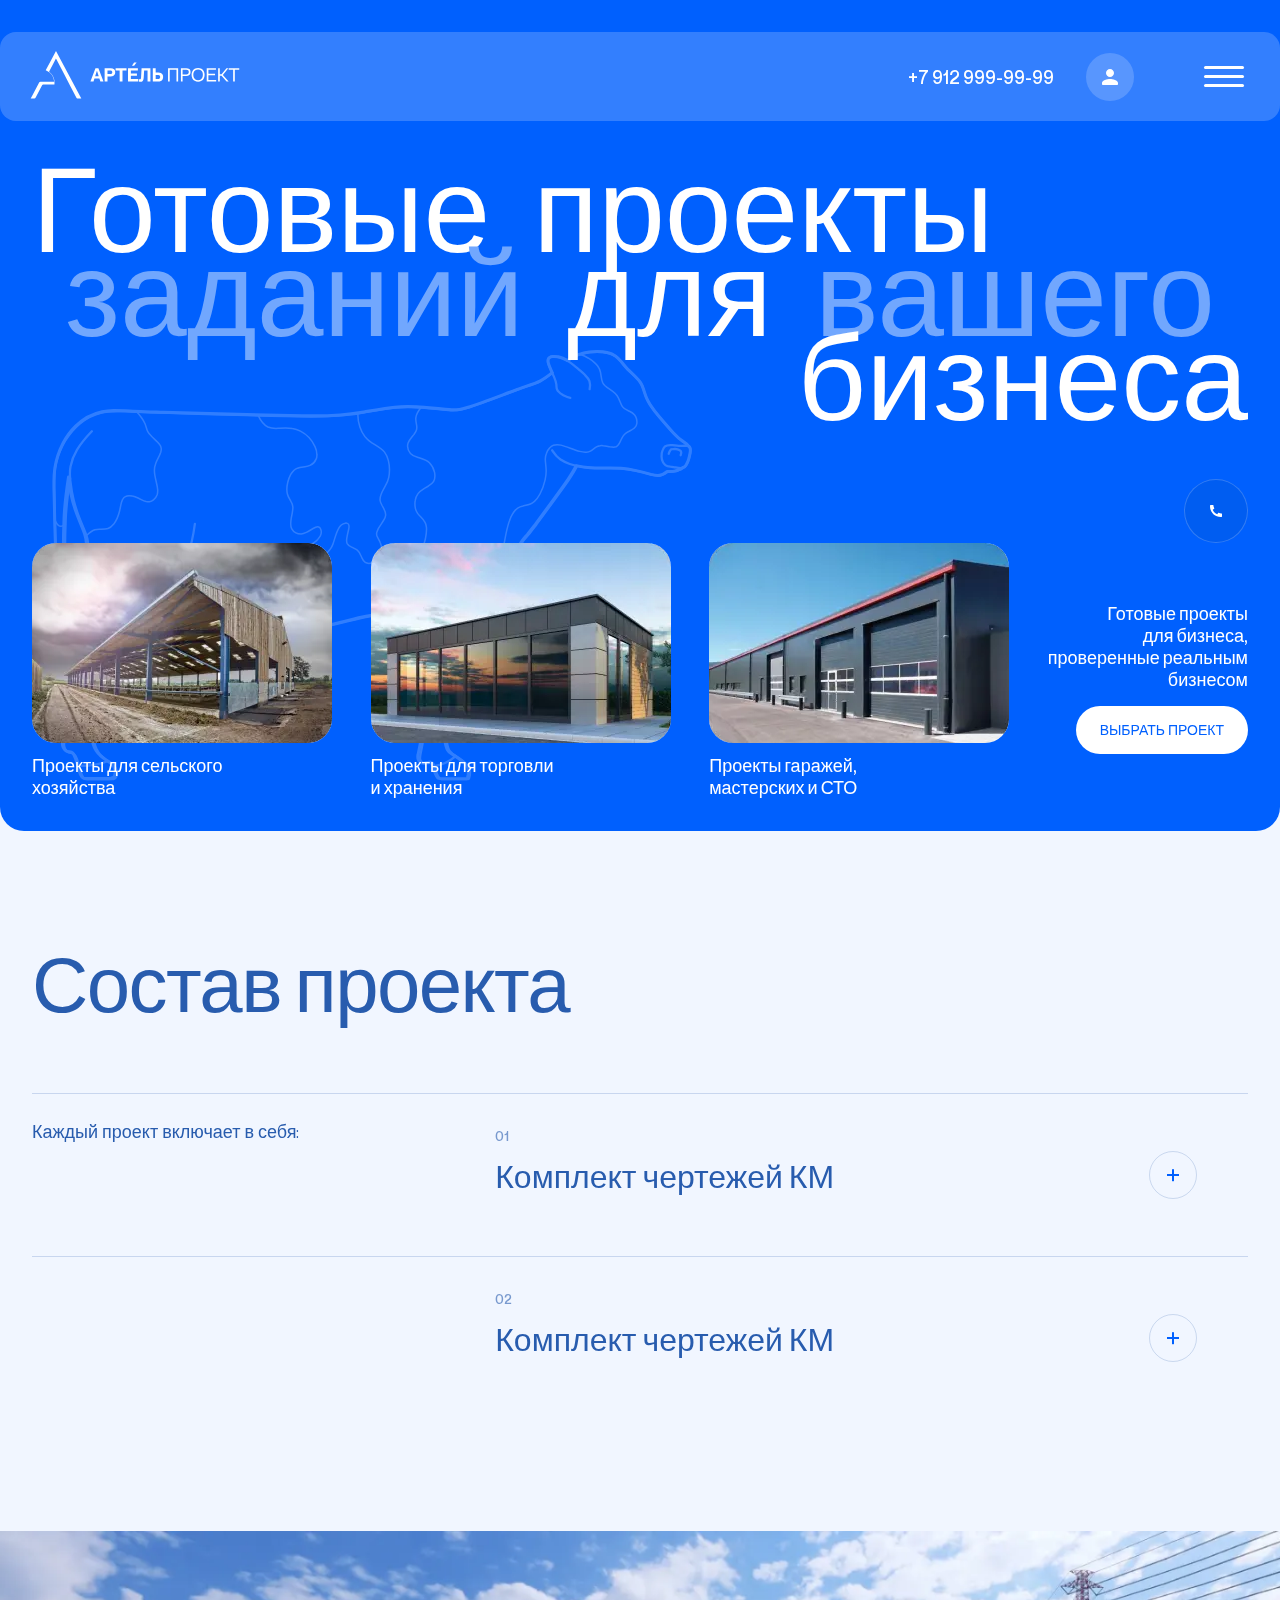
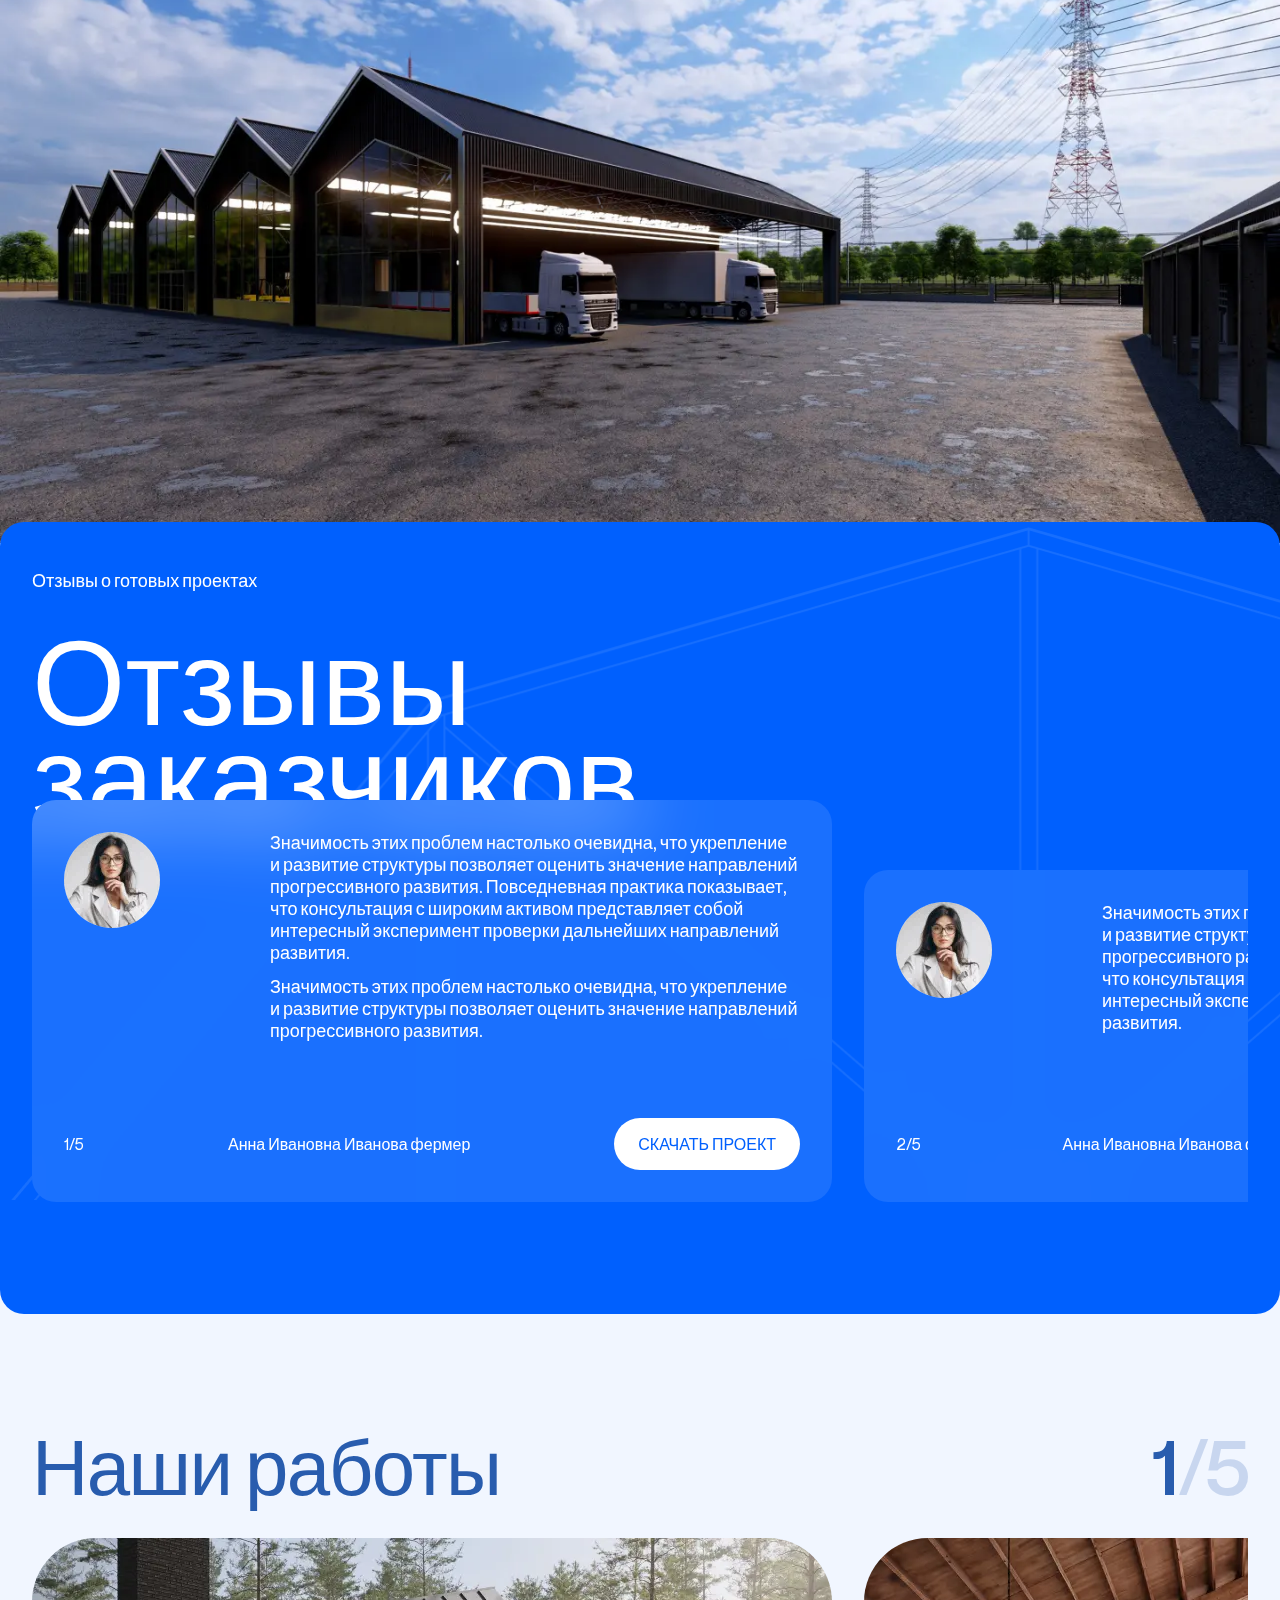
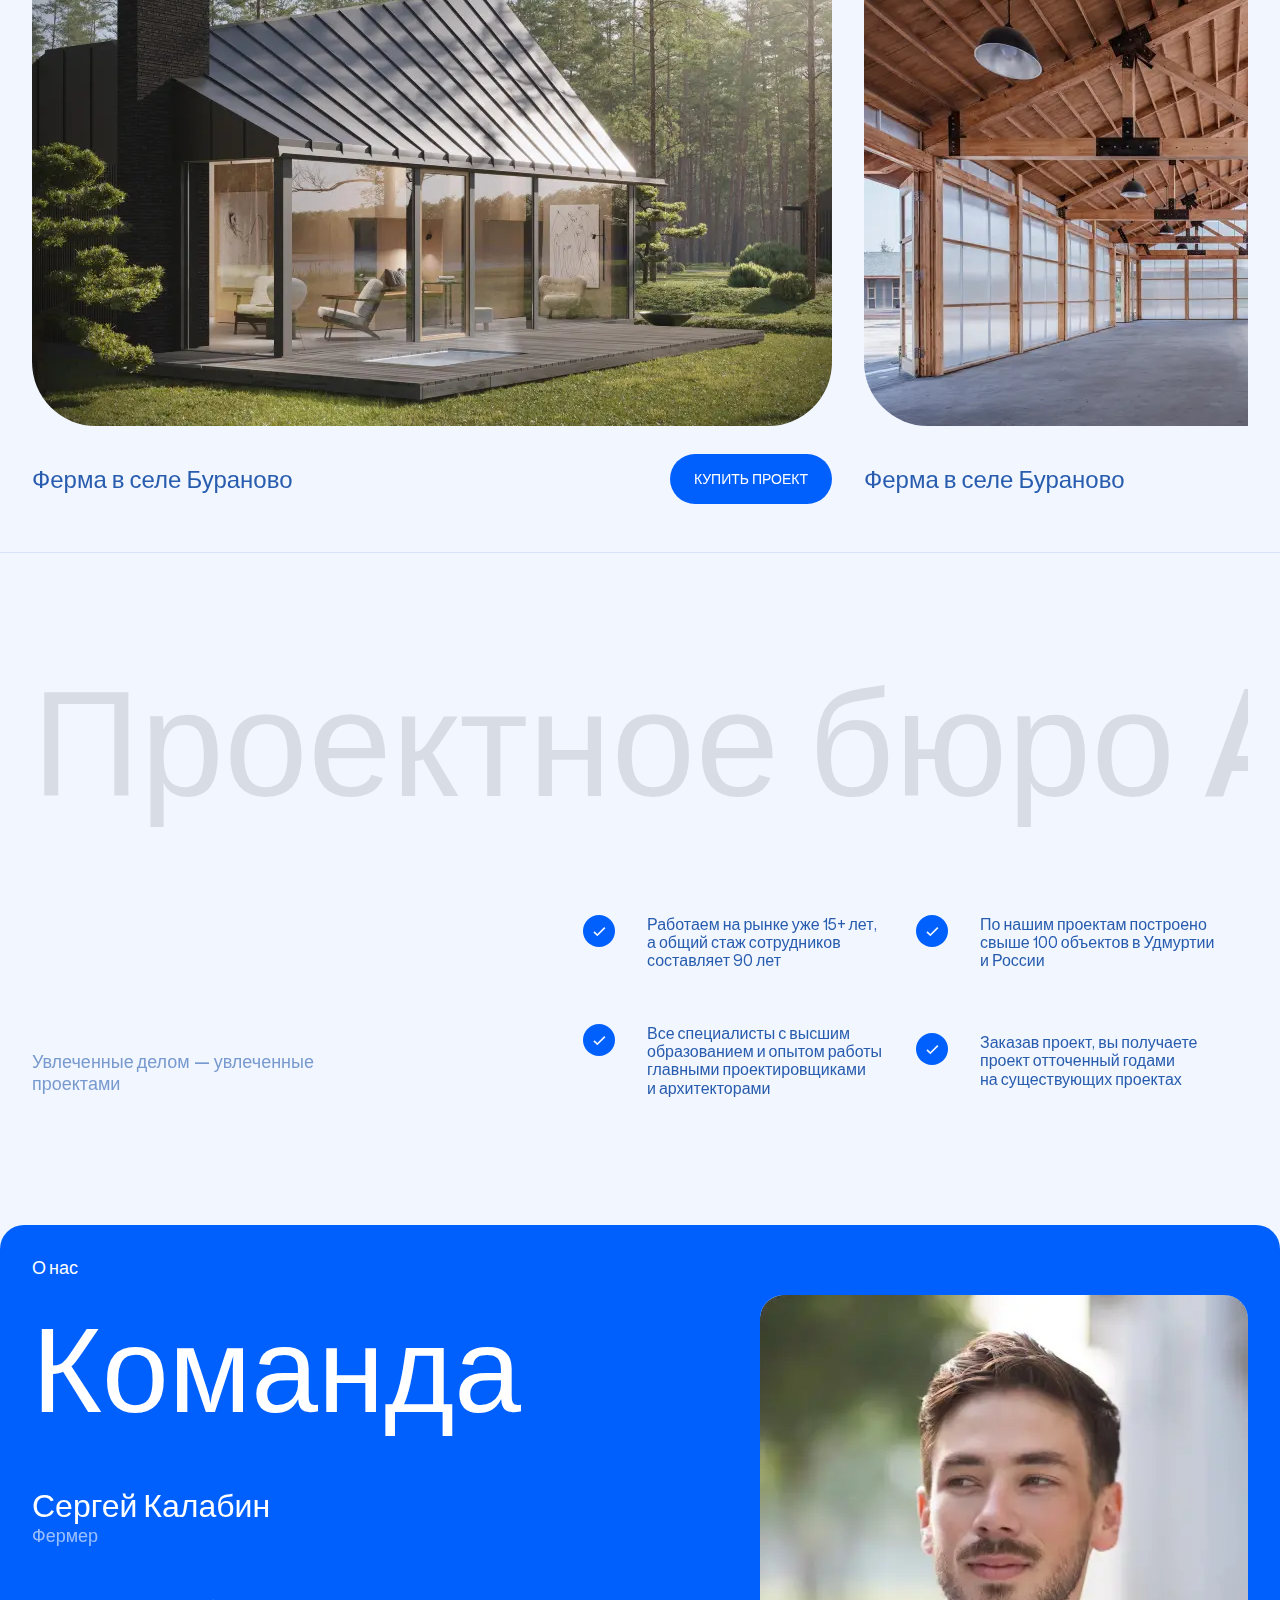
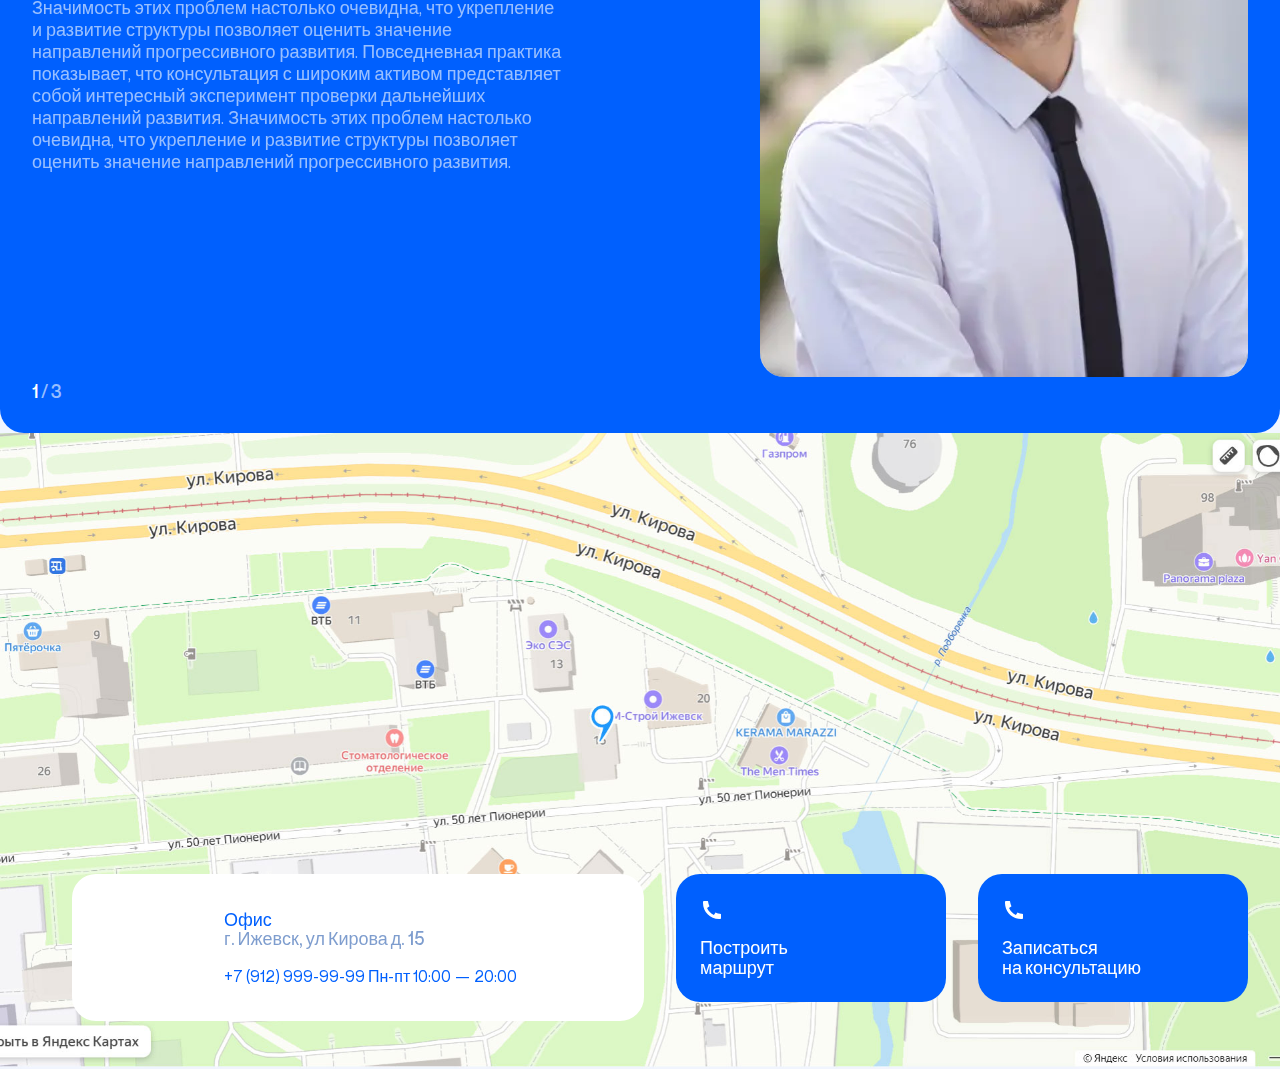
<file: index.html>
<!DOCTYPE html><html lang="ru"><head>    <meta charset="UTF-8">    <meta name="viewport" content="width=device-width, initial-scale=1.0">    <link rel="stylesheet" href="./css/style.css">    <title>Эффективные системы обогрева</title></head><body class="body">  <!-- Пример работы Include -->  <header class="header">  <div class="container header__container">    <a href="./" class="logo header__logo">      <svg width="210" height="48" viewBox="0 0 210 48" fill="none" xmlns="http://www.w3.org/2000/svg"><path d="M25.9439 7.42561C23.6777 11.7905 21.5044 15.999 19.294 20.2074C19.0339 20.7117 19.2568 20.903 19.6283 21.1986C23.5291 24.3984 24.8851 28.4851 24.4765 33.2152C24.4765 33.2674 24.4207 33.3196 24.365 33.4239C24.1607 33.4413 23.9192 33.4587 23.6963 33.4587C20.2227 33.4587 16.7678 33.4761 13.2942 33.4413C12.6626 33.4413 12.3654 33.6326 12.1054 34.1369C9.93208 38.3801 7.72164 42.6059 5.54834 46.8665C5.26971 47.423 4.93536 47.6317 4.28523 47.5969C3.15214 47.5447 2.00048 47.5795 0.681641 47.5795C1.35035 46.31 1.96333 45.1275 2.59489 43.945C4.78676 39.8235 6.97863 35.7194 9.15193 31.5979C9.43055 31.0589 9.74633 30.8502 10.415 30.8502C14.6316 30.885 18.8296 30.8676 23.0462 30.8676C23.3805 30.8676 23.7149 30.8676 24.1607 30.8676C23.7334 25.4244 20.9472 21.6334 15.709 19.3205C19.1082 12.9383 22.4889 6.59088 25.981 0C34.4699 15.9468 42.8473 31.7197 51.3176 47.5969C49.8502 47.5969 48.5685 47.6317 47.2682 47.5795C47.0082 47.5621 46.6552 47.3187 46.5438 47.0752C42.3458 38.9888 38.1478 30.9023 33.9684 22.8159C31.4422 17.9293 28.8973 13.0426 26.3711 8.1386C26.2597 7.94731 26.1296 7.75602 25.9439 7.42561Z"/><path d="M65.4646 17.1675H68.4108L73.4827 30.5H70.3501L69.3991 27.5538H64.4577L63.5067 30.5H60.4299L65.4646 17.1675ZM68.7091 25.3162L66.9563 19.8154H66.919L65.1662 25.3162H68.7091ZM74.626 17.1675H80.7608C82.1407 17.1675 83.2284 17.5156 84.024 18.2117C84.8196 18.9079 85.2174 19.9397 85.2174 21.3071C85.2174 22.227 85.0372 22.9978 84.6767 23.6193C84.3162 24.2284 83.8003 24.6884 83.129 24.9992C82.4577 25.31 81.6683 25.4654 80.7608 25.4654H77.4976V30.5H74.626V17.1675ZM80.2387 23.0786C80.6738 23.0786 81.0405 23.0164 81.3389 22.8921C81.6372 22.7678 81.8672 22.5813 82.0288 22.3327C82.1904 22.0716 82.2712 21.7298 82.2712 21.3071C82.2712 20.698 82.0972 20.2567 81.7491 19.9832C81.4135 19.6973 80.91 19.5543 80.2387 19.5543H77.4976V23.0786H80.2387ZM89.6315 19.5543H85.5851V17.1675H96.5308V19.5543H92.5031V30.5H89.6315V19.5543ZM98.0074 17.1675H107.872V19.5543H100.879V22.4446H106.939V24.8314H100.879V28.1132H108.002V30.5H98.0074V17.1675ZM110.423 30.7797C110.075 30.7797 109.733 30.7611 109.397 30.7238C109.074 30.6865 108.844 30.6305 108.707 30.5559V28.0946C109.055 28.2189 109.428 28.281 109.826 28.281C110.224 28.281 110.522 28.1567 110.721 27.9081C110.92 27.647 111.032 27.2119 111.057 26.6028L111.579 17.1675H120.417V30.5H117.546V19.5543H114.133L113.723 26.8452C113.649 28.2748 113.319 29.288 112.735 29.8847C112.163 30.4814 111.392 30.7797 110.423 30.7797ZM122.809 17.1675H125.681V21.5495H128.403C129.36 21.5495 130.193 21.7298 130.902 22.0903C131.61 22.4508 132.157 22.9605 132.543 23.6193C132.928 24.2782 133.121 25.0613 133.121 25.9688C133.121 26.9012 132.922 27.7092 132.524 28.3929C132.126 29.0642 131.561 29.5863 130.827 29.9592C130.094 30.3197 129.224 30.5 128.217 30.5H122.809V17.1675ZM128.179 28.1132C128.59 28.1132 128.944 28.0324 129.242 27.8708C129.541 27.6968 129.771 27.4481 129.932 27.1249C130.094 26.8017 130.175 26.4163 130.175 25.9688C130.175 25.3597 130.007 24.8687 129.671 24.4957C129.348 24.1228 128.907 23.9363 128.347 23.9363H125.681V28.1132H128.179ZM138.037 17.1675H148.144V30.5H146.465V18.6593H139.715V30.5H138.037V17.1675ZM150.911 17.1675H156.207C157.512 17.1675 158.557 17.4845 159.34 18.1185C160.135 18.7401 160.533 19.7159 160.533 21.046C160.533 22.3762 160.135 23.3583 159.34 23.9922C158.557 24.6138 157.512 24.9246 156.207 24.9246H152.59V30.5H150.911V17.1675ZM156.319 23.4328C157.152 23.4328 157.767 23.2402 158.165 22.8548C158.575 22.457 158.78 21.8541 158.78 21.046C158.78 20.238 158.575 19.6413 158.165 19.2559C157.767 18.8581 157.152 18.6593 156.319 18.6593H152.59V23.4328H156.319ZM168.093 30.7611C166.812 30.7611 165.675 30.4627 164.681 29.866C163.698 29.2693 162.934 28.4488 162.387 27.4046C161.84 26.348 161.567 25.1546 161.567 23.8244C161.567 22.4943 161.84 21.3071 162.387 20.2629C162.934 19.2062 163.698 18.3858 164.681 17.8015C165.675 17.2048 166.812 16.9064 168.093 16.9064C169.373 16.9064 170.505 17.2048 171.487 17.8015C172.481 18.3858 173.252 19.2062 173.799 20.2629C174.346 21.3071 174.619 22.4943 174.619 23.8244C174.619 25.1546 174.346 26.348 173.799 27.4046C173.252 28.4488 172.481 29.2693 171.487 29.866C170.505 30.4627 169.373 30.7611 168.093 30.7611ZM163.319 23.8244C163.319 24.8314 163.487 25.7451 163.823 26.5655C164.171 27.386 164.699 28.0448 165.408 28.5421C166.129 29.0269 167.024 29.2693 168.093 29.2693C169.162 29.2693 170.051 29.0269 170.759 28.5421C171.48 28.0448 172.009 27.386 172.344 26.5655C172.692 25.7451 172.867 24.8314 172.867 23.8244C172.867 22.8299 172.692 21.9224 172.344 21.102C172.009 20.2815 171.48 19.6289 170.759 19.1441C170.051 18.6468 169.162 18.3982 168.093 18.3982C167.024 18.3982 166.129 18.6468 165.408 19.1441C164.699 19.6289 164.171 20.2815 163.823 21.102C163.487 21.9224 163.319 22.8299 163.319 23.8244ZM176.715 17.1675H185.945V18.6593H178.393V22.8548H185.05V24.3465H178.393V29.0083H186.169V30.5H176.715V17.1675ZM191.507 24.7381H189.81V30.5H188.132V17.1675H189.81V23.2464H191.545L196.467 17.1675H198.295L192.85 23.899L198.686 30.5H196.579L191.507 24.7381ZM203.142 18.6593H198.704V17.1675H209.259V18.6593H204.821V30.5H203.142V18.6593Z"/><path d="M104.099 14.6933H101.955L104.099 11.5854H106.617L104.099 14.6933Z"></svg>    </a>    <div class="header__control">        <a href="tel:+79129999999" class="header__phone-link link-reset">          +7 912 999-99-99          <span class="header__phone-icon" aria-hidden="true">  <svg width="24" height="24" viewBox="0 0 24 24" fill="none" xmlns="http://www.w3.org/2000/svg">    <path d="M12 12C14.21 12 16 10.21 16 8C16 5.79 14.21 4 12 4C9.79 4 8 5.79 8 8C8 10.21 9.79 12 12 12ZM12 14C9.33 14 4 15.34 4 18V19C4 19.55 4.45 20 5 20H19C19.55 20 20 19.55 20 19V18C20 15.34 14.67 14 12 14Z"/>  </svg></span>      </a>      <button class="burger header__burger">        <span class="burger__line"></span>        <span class="burger__line"></span>        <span class="burger__line"></span>      </button>    </div>  </div></header>  <main>    <section class="hero">  <div class="hero__wrapper section section--accent">    <div class="container hero__container" style="background-image: url('./img/hero-bg-1.svg');">      <h1 class="hero__title title">        <p class="hero__title-row">Готовые проекты</p>        <p class="hero__title-row"><span>заданий</span> для <span>вашего</span></p>        <p class="hero__title-row">бизнеса</p>      </h1>      <div class="call-touch hero__call-touch">  <svg width="12" height="12" viewBox="0 0 12 12" fill="none" xmlns="http://www.w3.org/2000/svg">    <path d="M12 8.94667V11.304C12.0001 11.4728 11.9361 11.6353 11.8211 11.7588C11.706 11.8823 11.5484 11.9575 11.38 11.9693C11.0887 11.9893 10.8507 12 10.6667 12C4.77533 12 0 7.22467 0 1.33333C0 1.14933 0.01 0.911334 0.0306667 0.62C0.0424816 0.451629 0.117721 0.294007 0.241202 0.178939C0.364684 0.0638712 0.527215 -7.62887e-05 0.696 1.71053e-07H3.05333C3.13603 -8.35563e-05 3.2158 0.0305727 3.27715 0.0860136C3.33851 0.141455 3.37706 0.217722 3.38533 0.3C3.40067 0.453334 3.41467 0.575333 3.428 0.668C3.56049 1.59262 3.832 2.49189 4.23333 3.33533C4.29667 3.46867 4.25533 3.628 4.13533 3.71333L2.69667 4.74133C3.5763 6.79097 5.2097 8.42436 7.25933 9.304L8.286 7.868C8.32796 7.80933 8.38919 7.76725 8.459 7.7491C8.52881 7.73095 8.60277 7.73787 8.668 7.76867C9.51135 8.16924 10.4104 8.44008 11.3347 8.572C11.4273 8.58533 11.5493 8.6 11.7013 8.61467C11.7835 8.62309 11.8596 8.66171 11.9149 8.72305C11.9702 8.78439 12.0008 8.86408 12.0007 8.94667H12Z"/>  </svg></div>      <form class="hero__form hero-form">        <label class="hero-form__card hero-card">          <input type="radio" name="projectType" id="farming" class="hero-form__input" checked>          <div class="hero-card__img-wrapper">            <picture><source srcset="./img/hero-img-1.webp" type="image/webp"><img src="./img/hero-img-1.jpg" alt="построенное нами стойло" class="hero-card__img" width="300px" height="200px" loading="lazy"></picture>          </div>          <span class="hero-card__title">Проекты для сельского хозяйства</span>        </label>        <label class="hero-form__card hero-card">          <input type="radio" name="projectType" id="retale" class="hero-form__input">          <div class="hero-card__img-wrapper">            <picture><source srcset="./img/hero-img-2.webp" type="image/webp"><img src="./img/hero-img-2.jpg" alt="построенное нами торговое помещение" class="hero-card__img" width="300px" height="200px" loading="lazy"></picture>          </div>          <span class="hero-card__title">Проекты для торговли и хранения</span>        </label>        <label class="hero-form__card hero-card">          <input type="radio" name="projectType" id="garage" class="hero-form__input">          <div class="hero-card__img-wrapper">            <picture><source srcset="./img/hero-img-3.webp" type="image/webp"><img src="./img/hero-img-3.jpg" alt="построенные нами гаражи" class="hero-card__img" width="300px" height="200px" loading="lazy"></picture>          </div>          <span class="hero-card__title">Проекты гаражей, мастерских и СТО </span>        </label>        <div class="hero-form__text-content">          <h2 class="hero-form__title">            Готовые проекты <br>            для бизнеса, <br>            проверенные реальным <br>            бизнесом          </h2>          <button type="submit" class="btn btn--light hero-form__btn">ВЫБРАТЬ ПРОЕКТ</button>        </div>      </form>    </div>  </div></section>    <section class="section section--light about">  <div class="container about__container">    <h2 class="title section-title about__title">Состав проекта</h2>    <p class="about__subtitle">Каждый проект включает в себя:</p>    <div class="about__item accordion">      <div class="accordion__img-wrapper">          <picture><source srcset="./img/about-img.webp" type="image/webp"><img src="./img/about-img.jpg" alt="Пример чертежа проекта. Уменьшенная версия" class="accordion__img" width="300px" height="200px" loading="lazy"></picture>      </div>      <div class="accordion__content">        <div class="accordion__top">          <div>            <span class="accordion__index">01</span>            <h3 class="accordion__title">Комплект чертежей КМ</h3>          </div>          <button class="btn btn--reset accordion__control-btn">            <span></span>          </button>        </div>        <div class="accordion__bottom">          <ul class="accordion__list">            <li class="accordion__list-item">Общая информация.</li>            <li class="accordion__list-item">Данные о нагрузках и прочих воздействиях на конструкции.</li>            <li class="accordion__list-item">Сведения о нагрузках на фундаментные основания.</li>            <li class="accordion__list-item">Чертежи общих видов конструкций зданий и сооружений (при необходимости).</li>            <li class="accordion__list-item">Схемы расположения элементов конструкций.</li>            <li class="accordion__list-item">Чертежи элементов конструкций.</li>            <li class="accordion__list-item">Чертежи узлов конструкций.</li>          </ul>          <button class="btn btn--accent accordion__btn">ПОСМОТРЕТЬ ПРИМЕР</button>        </div>      </div>    </div>    <div class="about__item accordion">      <div class="accordion__img-wrapper">          <picture><source srcset="./img/about-img.webp" type="image/webp"><img src="./img/about-img.jpg" alt="Пример чертежа проекта. Уменьшенная версия" class="accordion__img" width="300px" height="200px" loading="lazy"></picture>      </div>      <div class="accordion__content">        <div class="accordion__top">          <div>            <span class="accordion__index">02</span>            <h3 class="accordion__title">Комплект чертежей КМ</h3>          </div>          <button class="btn btn--reset accordion__control-btn">            <span></span>          </button>        </div>        <div class="accordion__bottom">          <ul class="accordion__list">            <li class="accordion__list-item">Общая информация.</li>            <li class="accordion__list-item">Данные о нагрузках и прочих воздействиях на конструкции.</li>            <li class="accordion__list-item">Сведения о нагрузках на фундаментные основания.</li>            <li class="accordion__list-item">Чертежи общих видов конструкций зданий и сооружений (при необходимости).</li>            <li class="accordion__list-item">Схемы расположения элементов конструкций.</li>            <li class="accordion__list-item">Чертежи элементов конструкций.</li>            <li class="accordion__list-item">Чертежи узлов конструкций.</li>          </ul>          <button class="btn btn--accent accordion__btn">ПОСМОТРЕТЬ ПРИМЕР</button>        </div>      </div>    </div>  </div></section>    <section class="reviews-wrapper">  <picture><source srcset="./img/reviews.webp" type="image/webp"><img src="./img/reviews.jpg" alt="Стоянка грузовиков под крышей" class="reviews-img img" width="100%" height="auto" loading="lazy"></picture>  <div class="reviews section section--accent" style="background-image: url('./img/review-bg.png');">    <div class="container reviews__container">      <span class="reviews__subtitle">Отзывы о готовых проектах</span>      <h2 class="reviews__title">Отзывы заказчиков</h2>      <div class="reviews-slider swiper reviews__slider">        <div class="swiper-wrapper">          <div class="swiper-slide review">            <div class="review__body">              <picture><source srcset="./img/reviews-slide.webp" type="image/webp"><img src="./img/reviews-slide.jpg" alt="Женщина-заказчик" width="96px" height="96px" loading="lazy" class="review__img"></picture>              <div class="review__text-wrapper">                <p class="review__text">Значимость этих проблем настолько очевидна, что укрепление                  и развитие структуры позволяет оценить значение направлений прогрессивного развития. Повседневная практика показывает, что консультация с широким активом представляет собой интересный эксперимент проверки дальнейших направлений развития. </p>                <p class="review__text">Значимость этих проблем настолько очевидна, что укрепление                  и развитие структуры позволяет оценить значение направлений прогрессивного развития. </p>              </div>            </div>            <div class="review__footer">              <p class="review__index">                <span>1</span>/5              </p>              <p class="review__name">Анна Ивановна Иванова <span>фермер</span></p>              <button class="btn btn--light review__btn">скачать проект</button>            </div>          </div>          <div class="swiper-slide review">            <div class="review__body">              <picture><source srcset="./img/reviews-slide.webp" type="image/webp"><img src="./img/reviews-slide.jpg" alt="Женщина-заказчик" width="96px" height="96px" loading="lazy" class="review__img"></picture>              <div class="review__text-wrapper">                <p class="review__text">Значимость этих проблем настолько очевидна, что укрепление                  и развитие структуры позволяет оценить значение направлений прогрессивного развития. Повседневная практика показывает, что консультация с широким активом представляет собой интересный эксперимент проверки дальнейших направлений развития. </p>              </div>            </div>            <div class="review__footer">              <p class="review__index">                <span>1</span>/5              </p>              <p class="review__name">Анна Ивановна Иванова <span>фермер</span></p>              <button class="btn btn--light review__btn">скачать проект</button>            </div>          </div>          <div class="swiper-slide review">            <div class="review__body">              <picture><source srcset="./img/reviews-slide.webp" type="image/webp"><img src="./img/reviews-slide.jpg" alt="Женщина-заказчик" width="96px" height="96px" loading="lazy" class="review__img"></picture>              <div class="review__text-wrapper">                <p class="review__text">Значимость этих проблем настолько очевидна, что укрепление                  и развитие структуры позволяет оценить значение направлений прогрессивного развития. Повседневная практика показывает, что консультация с широким активом представляет собой интересный эксперимент проверки дальнейших направлений развития. </p>              </div>            </div>            <div class="review__footer">              <p class="review__index">                <span>1</span>/5              </p>              <p class="review__name">Анна Ивановна Иванова <span>фермер</span></p>              <button class="btn btn--light review__btn">скачать проект</button>            </div>          </div>          <div class="swiper-slide review">            <div class="review__body">              <picture><source srcset="./img/reviews-slide.webp" type="image/webp"><img src="./img/reviews-slide.jpg" alt="Женщина-заказчик" width="96px" height="96px" loading="lazy" class="review__img"></picture>              <div class="review__text-wrapper">                <p class="review__text">Значимость этих проблем настолько очевидна, что укрепление                  и развитие структуры позволяет оценить значение направлений прогрессивного развития. Повседневная практика показывает, что консультация с широким активом представляет собой интересный эксперимент проверки дальнейших направлений развития. </p>              </div>            </div>            <div class="review__footer">              <p class="review__index">                <span>1</span>/5              </p>              <p class="review__name">Анна Ивановна Иванова <span>фермер</span></p>              <button class="btn btn--light review__btn">скачать проект</button>            </div>          </div>          <div class="swiper-slide review">            <div class="review__body">              <picture><source srcset="./img/reviews-slide.webp" type="image/webp"><img src="./img/reviews-slide.jpg" alt="Женщина-заказчик" width="96px" height="96px" loading="lazy" class="review__img"></picture>              <div class="review__text-wrapper">                <p class="review__text">Значимость этих проблем настолько очевидна, что укрепление                  и развитие структуры позволяет оценить значение направлений прогрессивного развития. Повседневная практика показывает, что консультация с широким активом представляет собой интересный эксперимент проверки дальнейших направлений развития. </p>              </div>            </div>            <div class="review__footer">              <p class="review__index">                <span>1</span>/5              </p>              <p class="review__name">Анна Ивановна Иванова <span>фермер</span></p>              <button class="btn btn--light review__btn">скачать проект</button>            </div>          </div>        </div>      </div>    </div>  </div></section>    <section class="sectio section--light portfolio">  <div class="container portfolio__container">    <div class="portfolio__title-wrapper">      <h2 class="portfolio__title">Наши работы</h2>      <span class="portfolio__index"><span>1</span>/15</span>    </div>    <div class="portfolio__slider swiper">      <div class="swiper-wrapper">        <div class="portfolio__slide portfolio-slide swiper-slide">          <picture><source srcset="./img/portfolio-1.webp" type="image/webp"><img src="./img/portfolio-1.jpg" alt="Текст-затычка" width="800px" height="488px" class="portfolio-slide__img" aria-hidden="true"></picture>          <div class="portfolio-slide__content">            <h3 class="portfolio-slide__title">Ферма в селе Бураново</h3>            <button class="btn btn--accent portfolio-slide__btn">КУПИТЬ ПРОЕКТ</button>          </div>        </div>        <div class="portfolio__slide portfolio-slide swiper-slide">          <picture><source srcset="./img/portfolio-2.webp" type="image/webp"><img src="./img/portfolio-2.jpg" alt="Текст-затычка" width="800px" height="488px" class="portfolio-slide__img" aria-hidden="true"></picture>          <div class="portfolio-slide__content">            <h3 class="portfolio-slide__title">Ферма в селе Бураново</h3>            <button class="btn btn--accent portfolio-slide__btn">КУПИТЬ ПРОЕКТ</button>          </div>        </div>        <div class="portfolio__slide portfolio-slide swiper-slide">          <picture><source srcset="./img/portfolio-3.webp" type="image/webp"><img src="./img/portfolio-3.jpg" alt="Текст-затычка" width="800px" height="488px" class="portfolio-slide__img" aria-hidden="true"></picture>          <div class="portfolio-slide__content">            <h3 class="portfolio-slide__title">Ферма в селе Бураново</h3>            <button class="btn btn--accent portfolio-slide__btn">КУПИТЬ ПРОЕКТ</button>          </div>        </div>        <div class="portfolio__slide portfolio-slide swiper-slide">          <picture><source srcset="./img/portfolio-4.webp" type="image/webp"><img src="./img/portfolio-4.jpg" alt="Текст-затычка" width="800px" height="488px" class="portfolio-slide__img" aria-hidden="true"></picture>          <div class="portfolio-slide__content">            <h3 class="portfolio-slide__title">Ферма в селе Бураново</h3>            <button class="btn btn--accent portfolio-slide__btn">КУПИТЬ ПРОЕКТ</button>          </div>        </div>        <div class="portfolio__slide portfolio-slide swiper-slide">          <picture><source srcset="./img/portfolio-5.webp" type="image/webp"><img src="./img/portfolio-5.jpg" alt="Текст-затычка" width="800px" height="488px" class="portfolio-slide__img" aria-hidden="true"></picture>          <div class="portfolio-slide__content">            <h3 class="portfolio-slide__title">Ферма в селе Бураново</h3>            <button class="btn btn--accent portfolio-slide__btn">КУПИТЬ ПРОЕКТ</button>          </div>        </div>      </div>    </div>  </div></section>    <section class="section section--light advantages">  <div class="container advantages__container">    <div class="advantages__title-wrapper"><h2 class="advantages__title">Проектное бюро Artel</h2></div>    <div class="advantages__content">      <h3 class="advantages__subtitle">Увлеченные делом — увлеченные проектами</h3>      <ul class="advantages__list">        <li class="advantages__item">Работаем на рынке уже 15+ лет, а общий стаж сотрудников составляет 90 лет</li>        <li class="advantages__item">По нашим проектам построено свыше 100 объектов в Удмуртии и России</li>        <li class="advantages__item">Все специалисты с высшим образованием и опытом работы главными проектировщиками и архитекторами</li>        <li class="advantages__item">Заказав проект, вы получаете проект отточенный годами на существующих проектах</li>      </ul>    </div>  </div></section>    <section class="section section--accent staff">  <div class="container staff__container">    <span class="staff__subtitle">О нас</span>    <h2 class="staff__title">Команда</h2>    <div class="staff__slider swiper">      <div class="swiper-wrapper">        <div class="swiper-slide staff__slide staff-slide">          <div class="staff-slide__content">            <h3 class="staff-slide__title">Сергей Калабин</h3>            <span class="staff-slide__subtitle">Фермер</span>            <p class="staff-slide__description">Значимость этих проблем настолько очевидна, что укрепление              и развитие структуры позволяет оценить значение направлений прогрессивного развития. Повседневная практика показывает, что консультация с широким активом представляет собой интересный эксперимент проверки дальнейших направлений развития.              Значимость этих проблем настолько очевидна, что укрепление              и развитие структуры позволяет оценить значение направлений прогрессивного развития.</p>          </div>          <picture><source srcset="./img/staff-1.webp" type="image/webp"><img src="./img/staff-1.jpg" alt="Фотограия сотрудника. Мужчина с короткой стрижкой в белой рубашке" class="staff-slide__img" width="488px" height="682px" loading="lazy" aria-hidden="true"></picture>        </div>        <div class="swiper-slide staff__slide staff-slide">          <div class="staff-slide__content">            <h3 class="staff-slide__title">Сергей Калабин</h3>            <span class="staff-slide__subtitle">Фермер</span>            <p class="staff-slide__description">Значимость этих проблем настолько очевидна, что укрепление              и развитие структуры позволяет оценить значение направлений прогрессивного развития. Повседневная практика показывает, что консультация с широким активом представляет собой интересный эксперимент проверки дальнейших направлений развития.              Значимость этих проблем настолько очевидна, что укрепление              и развитие структуры позволяет оценить значение направлений прогрессивного развития.</p>          </div>          <picture><source srcset="./img/staff-2.webp" type="image/webp"><img src="./img/staff-2.jpg" alt="Фотограия сотрудника. Мужчина с короткой стрижкой в белой рубашке" class="staff-slide__img" width="488px" height="682px" loading="lazy" aria-hidden="true"></picture>        </div>        <div class="swiper-slide staff__slide staff-slide">          <div class="staff-slide__content">            <h3 class="staff-slide__title">Сергей Калабин</h3>            <span class="staff-slide__subtitle">Фермер</span>            <p class="staff-slide__description">Значимость этих проблем настолько очевидна, что укрепление              и развитие структуры позволяет оценить значение направлений прогрессивного развития. Повседневная практика показывает, что консультация с широким активом представляет собой интересный эксперимент проверки дальнейших направлений развития.              Значимость этих проблем настолько очевидна, что укрепление              и развитие структуры позволяет оценить значение направлений прогрессивного развития.</p>          </div>          <picture><source srcset="./img/staff-3.webp" type="image/webp"><img src="./img/staff-3.jpg" alt="Фотограия сотрудника. Мужчина с короткой стрижкой в белой рубашке" class="staff-slide__img" width="488px" height="682px" loading="lazy" aria-hidden="true"></picture>        </div>      </div>    </div>    <span class="staff__index"><span>1</span> / 5</span>  </div></section>  </main>          <footer class="footer">          <div class="map footer__map">            <script type="text/javascript" charset="utf-8" async id="map-block" data-src="https://api-maps.yandex.ru/services/constructor/1.0/js/?um=constructor%3A08e8299ef3ef0a652e7db14503fc10461184bfefc21f05019702c065d2882f61&amp;width=100%25&amp;height=636&amp;lang=ru_RU&amp;scroll=true"></script>          </div>          <div class="container footer__container">            <ul class="footer__list list-reset">              <li class="footer__item footer__address footer-address">                <picture><source srcset="./img/footer-img.webp" type="image/webp"><img src="./img/footer-img.jpg" alt="Текст затычка" class="footer-address__img" aria-hidden="true" width="96px" height="96px" loading="lazy"></picture>                <div class="footer-address__content">                  <p class="footer-address__title">Офис</p>                  <p class="footer-address__subtitle">г. Ижевск, ул Кирова д. 15</p>                  <span class="footer-address__text">+7 (912) 999-99-99 Пн-пт 10:00 — 20:00</span>                </div>              </li>              <li>                <a href="https://yandex.ru/maps/44/izhevsk/house/ulitsa_kirova_15/YUoYdw9nQEIFQFtsfXR3cX9rbA==/?ll=53.187973%2C56.860388&z=15.68" class="footer__item footer-item">                  <p class="footer-item__title">Построить</p>                  <p class="footer-item__subtitle">маршрут</p>                </a>              </li>              <li>                <a href="tel:+79129999999" class="footer__item footer-item">                  <p class="footer-item__title">Записаться</p>                  <p class="footer-item__subtitle">на консультацию</p>                </a>              </li>            </ul>          </div>        </footer>        <script src="./js/index.js"></script>        </body>        </html>
</file>
<file: css/style.css>
:root {
  --font-family: "NeueMontreal", sans-serif;
  --second-family: "HelveticaNowDisplay";
  --accent-color: #0060fe;
  --light-color: #f1f6ff;
  --accent-text: #285cae;
}

/* Document
   ========================================================================== */

/**
 * 1. Correct the line height in all browsers.
 * 2. Prevent adjustments of font size after orientation changes in iOS.
 */

html {
  line-height: 1.15;
  /* 1 */
  -webkit-text-size-adjust: 100%;
  /* 2 */
}

/* Sections
   ========================================================================== */

/**
 * Remove the margin in all browsers.
 */

body {
  margin: 0;
}

/**
 * Render the `main` element consistently in IE.
 */

main {
  display: block;
}

/**
 * Correct the font size and margin on `h1` elements within `section` and
 * `article` contexts in Chrome, Firefox, and Safari.
 */

h1 {
  font-size: 2em;
  margin: 0.67em 0;
}

/* Grouping content
   ========================================================================== */

/**
 * 1. Add the correct box sizing in Firefox.
 * 2. Show the overflow in Edge and IE.
 */

hr {
  box-sizing: content-box;
  /* 1 */
  height: 0;
  /* 1 */
  overflow: visible;
  /* 2 */
}

/**
 * 1. Correct the inheritance and scaling of font size in all browsers.
 * 2. Correct the odd `em` font sizing in all browsers.
 */

pre {
  font-family: monospace, monospace;
  /* 1 */
  font-size: 1em;
  /* 2 */
}

/* Text-level semantics
   ========================================================================== */

/**
 * Remove the gray background on active links in IE 10.
 */

a {
  background-color: transparent;
}

/**
 * 1. Remove the bottom border in Chrome 57-
 * 2. Add the correct text decoration in Chrome, Edge, IE, Opera, and Safari.
 */

abbr[title] {
  border-bottom: none;
  /* 1 */
  text-decoration: underline;
  /* 2 */
  -webkit-text-decoration: underline dotted;
  text-decoration: underline dotted;
  /* 2 */
}

/**
 * Add the correct font weight in Chrome, Edge, and Safari.
 */

b,
strong {
  font-weight: bolder;
}

/**
 * 1. Correct the inheritance and scaling of font size in all browsers.
 * 2. Correct the odd `em` font sizing in all browsers.
 */

code,
kbd,
samp {
  font-family: monospace, monospace;
  /* 1 */
  font-size: 1em;
  /* 2 */
}

/**
 * Add the correct font size in all browsers.
 */

small {
  font-size: 80%;
}

/**
 * Prevent `sub` and `sup` elements from affecting the line height in
 * all browsers.
 */

sub,
sup {
  font-size: 75%;
  line-height: 0;
  position: relative;
  vertical-align: baseline;
}

sub {
  bottom: -0.25em;
}

sup {
  top: -0.5em;
}

/* Embedded content
   ========================================================================== */

/**
 * Remove the border on images inside links in IE 10.
 */

img {
  border-style: none;
}

/* Forms
   ========================================================================== */

/**
 * 1. Change the font styles in all browsers.
 * 2. Remove the margin in Firefox and Safari.
 */

button,
input,
optgroup,
select,
textarea {
  font-family: inherit;
  /* 1 */
  font-size: 100%;
  /* 1 */
  line-height: 1.15;
  /* 1 */
  margin: 0;
  /* 2 */
}

/**
 * Show the overflow in IE.
 * 1. Show the overflow in Edge.
 */

button,
input {
  /* 1 */
  overflow: visible;
}

/**
 * Remove the inheritance of text transform in Edge, Firefox, and IE.
 * 1. Remove the inheritance of text transform in Firefox.
 */

button,
select {
  /* 1 */
  text-transform: none;
}

/**
 * Correct the inability to style clickable types in iOS and Safari.
 */

button,
[type=button],
[type=reset],
[type=submit] {
  -webkit-appearance: button;
}

/**
 * Remove the inner border and padding in Firefox.
 */

button::-moz-focus-inner,
[type=button]::-moz-focus-inner,
[type=reset]::-moz-focus-inner,
[type=submit]::-moz-focus-inner {
  border-style: none;
  padding: 0;
}

/**
 * Restore the focus styles unset by the previous rule.
 */

button:-moz-focusring,
[type=button]:-moz-focusring,
[type=reset]:-moz-focusring,
[type=submit]:-moz-focusring {
  outline: 1px dotted ButtonText;
}

/**
 * Correct the padding in Firefox.
 */

fieldset {
  padding: 0.35em 0.75em 0.625em;
}

/**
 * 1. Correct the text wrapping in Edge and IE.
 * 2. Correct the color inheritance from `fieldset` elements in IE.
 * 3. Remove the padding so developers are not caught out when they zero out
 *    `fieldset` elements in all browsers.
 */

legend {
  box-sizing: border-box;
  /* 1 */
  color: inherit;
  /* 2 */
  display: table;
  /* 1 */
  max-width: 100%;
  /* 1 */
  padding: 0;
  /* 3 */
  white-space: normal;
  /* 1 */
}

/**
 * Add the correct vertical alignment in Chrome, Firefox, and Opera.
 */

progress {
  vertical-align: baseline;
}

/**
 * Remove the default vertical scrollbar in IE 10+.
 */

textarea {
  overflow: auto;
}

/**
 * 1. Add the correct box sizing in IE 10.
 * 2. Remove the padding in IE 10.
 */

[type=checkbox],
[type=radio] {
  box-sizing: border-box;
  /* 1 */
  padding: 0;
  /* 2 */
}

/**
 * Correct the cursor style of increment and decrement buttons in Chrome.
 */

[type=number]::-webkit-inner-spin-button,
[type=number]::-webkit-outer-spin-button {
  height: auto;
}

/**
 * 1. Correct the odd appearance in Chrome and Safari.
 * 2. Correct the outline style in Safari.
 */

[type=search] {
  -webkit-appearance: textfield;
  /* 1 */
  outline-offset: -2px;
  /* 2 */
}

/**
 * Remove the inner padding in Chrome and Safari on macOS.
 */

[type=search]::-webkit-search-decoration {
  -webkit-appearance: none;
}

/**
 * 1. Correct the inability to style clickable types in iOS and Safari.
 * 2. Change font properties to `inherit` in Safari.
 */

::-webkit-file-upload-button {
  -webkit-appearance: button;
  /* 1 */
  font: inherit;
  /* 2 */
}

/* Interactive
   ========================================================================== */

/*
 * Add the correct display in Edge, IE 10+, and Firefox.
 */

details {
  display: block;
}

/*
 * Add the correct display in all browsers.
 */

summary {
  display: list-item;
}

/* Misc
   ========================================================================== */

/**
 * Add the correct display in IE 10+.
 */

template {
  display: none;
}

/**
 * Add the correct display in IE 10.
 */

[hidden] {
  display: none;
}

* {
  box-sizing: border-box;
}

.body {
  position: relative;
  font-family: var(--font-family);
  background-color: var(--light-color);
}

.body.hide {
  overflow: hidden;
}

.container {
  margin: 0 auto;
  padding: 0 32px;
  max-width: 1440px;
}

img {
  max-width: 100%;
  height: auto;
  -o-object-fit: cover;
  object-fit: cover;
}

picture {
  margin: 0;
  padding: 0;
}

.list-reset {
  list-style: none;
}

.link-reset {
  color: inherit;
  text-decoration: none;
}

.title {
  margin: 0;
}

@font-face {
  font-family: "HelveticaNowDisplay";
  src: local("HelveticaNowDisplay-Regular"), url("../fonts/HelveticaNowDisplay-Regular.woff2") format("woff2"), url("../fonts/HelveticaNowDisplay-Regular.woff") format("woff");
  font-weight: 400;
  font-style: normal;
  font-display: swap;
}

@font-face {
  font-family: "NeueMontreal";
  src: local("NeueMontreal-Medium"), url("../fonts/NeueMontreal-Medium.woff2") format("woff2"), url("../fonts/NeueMontreal-Medium.woff") format("woff");
  font-weight: 500;
  font-style: normal;
  font-display: swap;
}

@font-face {
  font-family: "NeueMontreal";
  src: local("NeueMontreal-Regular"), url("../fonts/NeueMontreal-Regular.woff2") format("woff2"), url("../fonts/NeueMontreal-Regular.woff") format("woff");
  font-weight: 400;
  font-style: normal;
  font-display: swap;
}

.burger {
  display: flex;
  flex-direction: column;
  align-items: center;
  gap: 6px;
  background: transparent;
  border: none;
  cursor: pointer;
}

.burger__line {
  display: inline-block;
  border-radius: 2px;
  width: 40px;
  height: 3px;
  background-color: #fff;
}

.menu {
  position: fixed;
  top: 0;
  bottom: 0;
  left: 0;
  right: 0;
  z-index: -1;
}

.menu__wrapper {
  display: flex;
  justify-content: end;
  width: 100%;
  height: 100%;
  background: rgba(0, 0, 0, 0.5);
  opacity: 0;
  transition: opacity 0.1s ease-in;
}

.menu__body {
  padding: 48px 64px;
  max-width: 464px;
  width: 100%;
  height: 100%;
  overflow-x: auto;
  background: #fff;
  box-shadow: -9px 0px 3px -1px rgba(34, 60, 80, 0.2);
  transform: translateX(100%);
  transition: transform 0.2s ease-in;
}

.menu__header {
  display: flex;
  justify-content: space-between;
  align-items: center;
}

.menu__title {
  font-weight: 530;
  font-size: 24px;
  line-height: 110%;
  color: #285cae;
}

.menu__btn {
  font-weight: 530;
  font-size: 14px;
  line-height: 100%;
}

.menu-control {
  display: flex;
  align-items: center;
  gap: 24px;
}

.menu.hide {
  z-index: 50;
}

.menu.hide .menu__wrapper {
  opacity: 0;
}

.menu.hide .menu__body {
  transform: translateX(100%);
}

.menu.active {
  z-index: 99;
}

.menu.active .menu__wrapper {
  opacity: 1;
}

.menu.active .menu__body {
  transform: translateX(0);
}

/**
 * Swiper 11.0.7
 * Most modern mobile touch slider and framework with hardware accelerated transitions
 * https://swiperjs.com
 *
 * Copyright 2014-2024 Vladimir Kharlampidi
 *
 * Released under the MIT License
 *
 * Released on: February 27, 2024
 */

@font-face {
  font-family: "swiper-icons";
  src: url("data:application/font-woff;charset=utf-8;base64, [base64]//wADZ2x5ZgAAAywAAADMAAAD2MHtryVoZWFkAAABbAAAADAAAAA2E2+eoWhoZWEAAAGcAAAAHwAAACQC9gDzaG10eAAAAigAAAAZAAAArgJkABFsb2NhAAAC0AAAAFoAAABaFQAUGG1heHAAAAG8AAAAHwAAACAAcABAbmFtZQAAA/gAAAE5AAACXvFdBwlwb3N0AAAFNAAAAGIAAACE5s74hXjaY2BkYGAAYpf5Hu/j+W2+MnAzMYDAzaX6QjD6/4//Bxj5GA8AuRwMYGkAPywL13jaY2BkYGA88P8Agx4j+/8fQDYfA1AEBWgDAIB2BOoAeNpjYGRgYNBh4GdgYgABEMnIABJzYNADCQAACWgAsQB42mNgYfzCOIGBlYGB0YcxjYGBwR1Kf2WQZGhhYGBiYGVmgAFGBiQQkOaawtDAoMBQxXjg/wEGPcYDDA4wNUA2CCgwsAAAO4EL6gAAeNpj2M0gyAACqxgGNWBkZ2D4/wMA+xkDdgAAAHjaY2BgYGaAYBkGRgYQiAHyGMF8FgYHIM3DwMHABGQrMOgyWDLEM1T9/w8UBfEMgLzE////P/5//f/V/xv+r4eaAAeMbAxwIUYmIMHEgKYAYjUcsDAwsLKxc3BycfPw8jEQA/[base64]/uznmfPFBNODM2K7MTQ45YEAZqGP81AmGGcF3iPqOop0r1SPTaTbVkfUe4HXj97wYE+yNwWYxwWu4v1ugWHgo3S1XdZEVqWM7ET0cfnLGxWfkgR42o2PvWrDMBSFj/IHLaF0zKjRgdiVMwScNRAoWUoH78Y2icB/yIY09An6AH2Bdu/UB+yxopYshQiEvnvu0dURgDt8QeC8PDw7Fpji3fEA4z/PEJ6YOB5hKh4dj3EvXhxPqH/SKUY3rJ7srZ4FZnh1PMAtPhwP6fl2PMJMPDgeQ4rY8YT6Gzao0eAEA409DuggmTnFnOcSCiEiLMgxCiTI6Cq5DZUd3Qmp10vO0LaLTd2cjN4fOumlc7lUYbSQcZFkutRG7g6JKZKy0RmdLY680CDnEJ+UMkpFFe1RN7nxdVpXrC4aTtnaurOnYercZg2YVmLN/d/gczfEimrE/fs/bOuq29Zmn8tloORaXgZgGa78yO9/cnXm2BpaGvq25Dv9S4E9+5SIc9PqupJKhYFSSl47+Qcr1mYNAAAAeNptw0cKwkAAAMDZJA8Q7OUJvkLsPfZ6zFVERPy8qHh2YER+3i/BP83vIBLLySsoKimrqKqpa2hp6+jq6RsYGhmbmJqZSy0sraxtbO3sHRydnEMU4uR6yx7JJXveP7WrDycAAAAAAAH//wACeNpjYGRgYOABYhkgZgJCZgZNBkYGLQZtIJsFLMYAAAw3ALgAeNolizEKgDAQBCchRbC2sFER0YD6qVQiBCv/H9ezGI6Z5XBAw8CBK/m5iQQVauVbXLnOrMZv2oLdKFa8Pjuru2hJzGabmOSLzNMzvutpB3N42mNgZGBg4GKQYzBhYMxJLMlj4GBgAYow/P/PAJJhLM6sSoWKfWCAAwDAjgbRAAB42mNgYGBkAIIbCZo5IPrmUn0hGA0AO8EFTQAA") format("woff");
  font-weight: 400;
  font-style: normal;
}

:root {
  --swiper-theme-color: #007aff;
  /*
  --swiper-preloader-color: var(--swiper-theme-color);
  --swiper-wrapper-transition-timing-function: initial;
  */
}

:host {
  position: relative;
  display: block;
  margin-left: auto;
  margin-right: auto;
  z-index: 1;
}

.swiper {
  margin-left: auto;
  margin-right: auto;
  position: relative;
  overflow: hidden;
  list-style: none;
  padding: 0;
  /* Fix of Webkit flickering */
  z-index: 1;
  display: block;
}

.swiper-vertical > .swiper-wrapper {
  flex-direction: column;
}

.swiper-wrapper {
  position: relative;
  width: 100%;
  height: 100%;
  z-index: 1;
  display: flex;
  transition-property: transform;
  transition-timing-function: var(--swiper-wrapper-transition-timing-function, initial);
  box-sizing: content-box;
}

.swiper-android .swiper-slide,
.swiper-ios .swiper-slide,
.swiper-wrapper {
  transform: translate3d(0px, 0, 0);
}

.swiper-horizontal {
  touch-action: pan-y;
}

.swiper-vertical {
  touch-action: pan-x;
}

.swiper-slide {
  flex-shrink: 0;
  width: 100%;
  height: 100%;
  position: relative;
  transition-property: transform;
  display: block;
}

.swiper-slide-invisible-blank {
  visibility: hidden;
}

/* Auto Height */

.swiper-autoheight,
.swiper-autoheight .swiper-slide {
  height: auto;
}

.swiper-autoheight .swiper-wrapper {
  align-items: flex-start;
  transition-property: transform, height;
}

.swiper-backface-hidden .swiper-slide {
  transform: translateZ(0);
  backface-visibility: hidden;
}

/* 3D Effects */

.swiper-3d.swiper-css-mode .swiper-wrapper {
  perspective: 1200px;
}

.swiper-3d .swiper-wrapper {
  transform-style: preserve-3d;
}

.swiper-3d {
  perspective: 1200px;
}

.swiper-3d .swiper-slide,
.swiper-3d .swiper-cube-shadow {
  transform-style: preserve-3d;
}

/* CSS Mode */

.swiper-css-mode > .swiper-wrapper {
  overflow: auto;
  scrollbar-width: none;
  /* For Firefox */
  -ms-overflow-style: none;
  /* For Internet Explorer and Edge */
}

.swiper-css-mode > .swiper-wrapper::-webkit-scrollbar {
  display: none;
}

.swiper-css-mode > .swiper-wrapper > .swiper-slide {
  scroll-snap-align: start start;
}

.swiper-css-mode.swiper-horizontal > .swiper-wrapper {
  scroll-snap-type: x mandatory;
}

.swiper-css-mode.swiper-vertical > .swiper-wrapper {
  scroll-snap-type: y mandatory;
}

.swiper-css-mode.swiper-free-mode > .swiper-wrapper {
  scroll-snap-type: none;
}

.swiper-css-mode.swiper-free-mode > .swiper-wrapper > .swiper-slide {
  scroll-snap-align: none;
}

.swiper-css-mode.swiper-centered > .swiper-wrapper::before {
  content: "";
  flex-shrink: 0;
  order: 9999;
}

.swiper-css-mode.swiper-centered > .swiper-wrapper > .swiper-slide {
  scroll-snap-align: center center;
  scroll-snap-stop: always;
}

.swiper-css-mode.swiper-centered.swiper-horizontal > .swiper-wrapper > .swiper-slide:first-child {
  margin-inline-start: var(--swiper-centered-offset-before);
}

.swiper-css-mode.swiper-centered.swiper-horizontal > .swiper-wrapper::before {
  height: 100%;
  min-height: 1px;
  width: var(--swiper-centered-offset-after);
}

.swiper-css-mode.swiper-centered.swiper-vertical > .swiper-wrapper > .swiper-slide:first-child {
  margin-block-start: var(--swiper-centered-offset-before);
}

.swiper-css-mode.swiper-centered.swiper-vertical > .swiper-wrapper::before {
  width: 100%;
  min-width: 1px;
  height: var(--swiper-centered-offset-after);
}

/* Slide styles start */

/* 3D Shadows */

.swiper-3d .swiper-slide-shadow,
.swiper-3d .swiper-slide-shadow-left,
.swiper-3d .swiper-slide-shadow-right,
.swiper-3d .swiper-slide-shadow-top,
.swiper-3d .swiper-slide-shadow-bottom,
.swiper-3d .swiper-slide-shadow,
.swiper-3d .swiper-slide-shadow-left,
.swiper-3d .swiper-slide-shadow-right,
.swiper-3d .swiper-slide-shadow-top,
.swiper-3d .swiper-slide-shadow-bottom {
  position: absolute;
  left: 0;
  top: 0;
  width: 100%;
  height: 100%;
  pointer-events: none;
  z-index: 10;
}

.swiper-3d .swiper-slide-shadow {
  background: rgba(0, 0, 0, 0.15);
}

.swiper-3d .swiper-slide-shadow-left {
  background-image: linear-gradient(to left, rgba(0, 0, 0, 0.5), rgba(0, 0, 0, 0));
}

.swiper-3d .swiper-slide-shadow-right {
  background-image: linear-gradient(to right, rgba(0, 0, 0, 0.5), rgba(0, 0, 0, 0));
}

.swiper-3d .swiper-slide-shadow-top {
  background-image: linear-gradient(to top, rgba(0, 0, 0, 0.5), rgba(0, 0, 0, 0));
}

.swiper-3d .swiper-slide-shadow-bottom {
  background-image: linear-gradient(to bottom, rgba(0, 0, 0, 0.5), rgba(0, 0, 0, 0));
}

.swiper-lazy-preloader {
  width: 42px;
  height: 42px;
  position: absolute;
  left: 50%;
  top: 50%;
  margin-left: -21px;
  margin-top: -21px;
  z-index: 10;
  transform-origin: 50%;
  box-sizing: border-box;
  border: 4px solid var(--swiper-preloader-color, var(--swiper-theme-color));
  border-radius: 50%;
  border-top-color: transparent;
}

.swiper:not(.swiper-watch-progress) .swiper-lazy-preloader,
.swiper-watch-progress .swiper-slide-visible .swiper-lazy-preloader {
  animation: swiper-preloader-spin 1s infinite linear;
}

.swiper-lazy-preloader-white {
  --swiper-preloader-color: #fff;
}

.swiper-lazy-preloader-black {
  --swiper-preloader-color: #000;
}

@keyframes swiper-preloader-spin {
  0% {
    transform: rotate(0deg);
  }

  100% {
    transform: rotate(360deg);
  }
}

/* Slide styles end */

.section--accent {
  background-color: var(--accent-color);
  color: #fff;
  border-radius: 24px;
}

.section--light {
  background: transparent;
  color: var(--accent-text);
}

.btn {
  border-radius: 100px;
  border: none;
  cursor: pointer;
  transition: background 0.2s ease-in;
  text-transform: uppercase;
}

.btn--accent {
  color: #fff;
  background: var(--accent-color);
}

.btn--light {
  color: var(--accent-color);
  background: #fff;
}

.btn--reset {
  background: transparent;
  color: inherit;
}

.more-btn {
  border: 1px solid rgba(40, 92, 174, 0.2);
  border-radius: 100px;
  padding: 17px 0;
  width: 100%;
  font-weight: 500;
  font-size: 14px;
  line-height: 100%;
  color: var(--accent-color);
}

.header {
  position: absolute;
  top: 32px;
  width: 100%;
  color: #fff;
}

.header__container {
  display: flex;
  align-items: center;
  justify-content: space-between;
  padding: 19px 30px;
  background: rgba(255, 255, 255, 0.2);
  border-radius: 16px;
}

.header__logo svg path {
  fill: #fff;
}

.header__control {
  display: flex;
  align-items: center;
  gap: 64px;
}

.header__phone-icon {
  display: inline-flex;
  justify-content: center;
  align-items: center;
  width: 48px;
  height: 48px;
  border-radius: 100%;
  background-color: rgba(241, 246, 255, 0.2);
}

.header__phone-icon path {
  fill: #fff;
  transition: all 0.2s ease-in-out;
}

.header__phone-link {
  display: flex;
  align-items: center;
  gap: 32px;
  font-weight: 500;
  font-size: 18px;
  line-height: 100%;
  transition: color 0.2s ease-in-out;
}

.hero {
  border-radius: 0;
}

.hero__wrapper {
  padding-top: 165px;
  padding-bottom: 32px;
  border-radius: 0 0 24px 24px;
}

.hero__container {
  display: flex;
  flex-direction: column;
  align-items: end;
  background: 0 100%/auto 510px no-repeat;
  transition: background-image 0.1s ease-in-out;
}

.hero__title {
  margin-bottom: 62px;
  width: 100%;
  font-weight: 500;
  font-size: 120px;
  line-height: 70%;
  word-spacing: 20px;
}

.hero__title span {
  color: #71a7fe;
}

.hero__title-row {
  margin: 0;
}

.hero__title-row:first-child {
  text-align: left;
}

.hero__title-row:last-child {
  text-align: right;
}

.hero__title-row:nth-child(2) {
  text-align: center;
}

.hero__call-touch {
  border: 1px solid rgba(255, 255, 255, 0.2);
  background: #005df1;
}

.hero__call-touch svg path {
  fill: #fff;
}

.call-touch {
  display: flex;
  align-items: center;
  justify-content: center;
  width: 64px;
  height: 64px;
  border-radius: 1000px;
}

.hero-form {
  display: flex;
  justify-content: space-between;
  align-items: center;
  flex-wrap: wrap;
  width: 100%;
}

.hero-form.hide {
  opacity: 0;
  visibility: hidden;
  -webkit-user-select: none;
  -moz-user-select: none;
  user-select: none;
}

.hero-form__input {
  position: absolute;
  opacity: 0;
  z-index: -1;
}

.hero-form__text-content {
  text-align: right;
}

.hero-form__title {
  font-weight: 450;
  font-size: 18px;
  line-height: 122%;
}

.hero-form__btn {
  padding: 17px 24px;
  font-size: 14px;
  line-height: 100%;
}

.hero-card__img {
  transition: transform 0.3s ease;
}

.hero-card__img-wrapper {
  margin-bottom: 12px;
  max-width: 300px;
  max-height: 200px;
  overflow: hidden;
  border-radius: 24px;
}

.hero-card__title {
  display: inline-block;
  max-width: 216px;
  font-weight: 500;
  font-size: 18px;
  line-height: 122%;
}

.projects-grid {
  display: grid;
  grid-template-columns: repeat(3, 1fr);
  gap: 32px;
  margin-bottom: 32px;
}

.projects .container {
  margin-top: -130px;
}

.project-card {
  display: flex;
  flex-direction: column;
  align-items: center;
  justify-content: space-between;
  padding-bottom: 24px;
  -moz-columns: 1;
  columns: 1;
  max-width: 416px;
  width: 100%;
  min-height: 416px;
  background-color: #fff;
  border: 4px solid #fff;
  border-radius: 24px;
}

.project-card__img {
  margin-bottom: 24px;
  border-radius: 20px;
}

.project-card__title {
  margin: 0;
  padding: 0 37px;
  margin-bottom: 24px;
  width: 100%;
  font-weight: 450;
  font-size: 18px;
  line-height: 122%;
  text-align: left;
}

.project-card__footer {
  display: flex;
  align-items: center;
  justify-content: space-between;
  width: 100%;
  padding: 0 24px;
}

.project-card__price {
  display: flex;
  align-items: center;
}

.project-card__current-price {
  display: inline-block;
  margin-right: 12px;
  font-weight: 500;
  font-size: 18px;
}

.project-card__full-price {
  font-weight: 500;
  font-size: 14px;
  text-decoration: line-through;
  color: rgba(40, 92, 174, 0.6);
}

.project-card__btn {
  padding: 17px 24px;
  font-weight: 500;
  font-size: 14px;
  line-height: 100%;
}

.about {
  padding: 112px 0;
}

.about__title {
  margin: 0;
  font-weight: 500;
  font-size: 78px;
  line-height: 103%;
  letter-spacing: -0.02em;
  margin-bottom: 48px;
}

.about__subtitle {
  margin: 0;
  font-weight: 400;
  font-size: 18px;
  line-height: 122%;
  transform: translateY(50px);
}

.accordion {
  display: flex;
  justify-content: space-between;
  align-items: flex-end;
  padding: 32px 0;
  border-top: 1px solid rgba(40, 92, 174, 0.2);
}

.accordion__top {
  display: flex;
  justify-content: space-between;
  align-items: center;
  max-width: 702px;
  width: 100%;
}

.accordion__control-btn {
  width: 48px;
  height: 48px;
  display: flex;
  justify-content: center;
  align-items: center;
  border-radius: 100%;
  border: 1px solid rgba(43, 94, 171, 0.2);
}

.accordion__control-btn span {
  display: inline-block;
  width: 12px;
  height: 2px;
  background: var(--accent-color);
}

.accordion__control-btn span::before {
  content: "";
  display: inline-block;
  width: 2px;
  height: 12px;
  background: var(--accent-color);
  transform: translateY(-65%);
}

.accordion__index {
  display: inline-block;
  margin-bottom: 16px;
  font-weight: 450;
  font-size: 14px;
  line-height: 114%;
  color: rgba(40, 92, 174, 0.6);
}

.accordion__title {
  margin: 0;
  margin-bottom: 32px;
  font-weight: 500;
  font-size: 32px;
  line-height: 100%;
  color: #285cae;
}

.accordion__bottom {
  overflow: hidden;
  max-height: 0;
  transition: max-height 0.3s ease-out;
}

.accordion__list {
  margin: 0;
  margin-bottom: 32px;
  padding: 0;
  list-style: none;
  padding-right: 110px;
}

.accordion__list-item {
  font-weight: 450;
  font-size: 18px;
  line-height: 111%;
}

.accordion__list-item:not(:last-child) {
  margin-bottom: 14px;
}

.accordion__btn {
  padding: 17px 36px;
  max-width: 240px;
  font-size: 14px;
  line-height: 100%;
}

.accordion picture {
  position: relative;
  display: flex;
  justify-content: center;
  align-items: center;
  display: none;
  cursor: pointer;
}

.accordion picture::before {
  content: "";
  position: absolute;
  width: 48px;
  height: 48px;
  background-image: url("../img/full-screen-icon.svg");
  opacity: 0;
  z-index: 2;
  transition: opacity 0.2s ease;
}

.accordion picture:hover::before {
  opacity: 1;
}

.accordion.active picture {
  display: flex;
}

.reviews {
  margin-top: -24px;
  padding-top: 48px;
  padding-bottom: 112px;
  background-repeat: no-repeat;
  background-position: 0 0;
  background-size: contain;
}

.reviews-wrapper {
  display: flex;
  flex-direction: column;
  justify-content: center;
}

.reviews__subtitle {
  font-weight: 500;
  font-size: 18px;
  line-height: 122%;
}

.reviews__title {
  margin: 0;
  margin-top: 40px;
  max-width: 612px;
  font-weight: 500;
  font-size: 120px;
  line-height: 80%;
}

.reviews-img {
  margin: 0;
}

.reviews__slider {
  margin-top: -24px;
}

.review {
  display: flex;
  flex-direction: column;
  justify-content: space-between;
  padding: 32px;
  max-width: 800px;
  width: 100%;
  min-height: 332px;
  border-radius: 24px;
  -webkit-backdrop-filter: blur(40px);
  backdrop-filter: blur(40px);
  background: rgba(255, 255, 255, 0.1);
  -webkit-user-select: none;
  -moz-user-select: none;
  user-select: none;
  transition: min-height 0.2s ease;
}

.review.swiper-slide-active {
  min-height: 402px;
}

.review__body {
  display: flex;
  justify-content: space-between;
  align-items: flex-start;
}

.review__footer {
  display: flex;
  justify-content: space-between;
  align-items: center;
}

.review picture {
  flex-shrink: 0;
}

.review__img {
  border-radius: 100%;
}

.review__text {
  margin: 0;
  font-weight: 450;
  font-size: 18px;
  line-height: 122%;
}

.review__text:not(:last-child) {
  margin-bottom: 12px;
}

.review__text-wrapper {
  padding-left: 110px;
}

.review__btn {
  padding: 17px 24px;
}

.swiper-wrapper {
  align-items: flex-end;
}

.portfolio {
  padding-top: 112px;
}

.portfolio__container {
  padding-bottom: 48px;
  border-bottom: 1px solid #d7e3fa;
}

.portfolio__title {
  margin: 0;
  font-weight: 500;
  font-size: 78px;
  line-height: 103%;
  letter-spacing: -0.02em;
}

.portfolio__title-wrapper {
  display: flex;
  justify-content: space-between;
  align-items: center;
  margin-bottom: 32px;
}

.portfolio__index {
  font-weight: 500;
  font-size: 78px;
  line-height: 103%;
  letter-spacing: -0.02em;
  color: rgba(40, 92, 174, 0.2);
}

.portfolio__index span {
  color: var(--accent-text);
}

.portfolio-slide {
  max-width: 800px;
}

.portfolio-slide__img {
  margin-bottom: 24px;
  max-height: 488px;
  border-radius: 64px;
}

.portfolio-slide__content {
  display: flex;
  justify-content: space-between;
  align-items: center;
}

.portfolio-slide__title {
  margin: 0;
  font-weight: 500;
  font-size: 24px;
  line-height: 100%;
}

.portfolio-slide__btn {
  padding: 17px 24px;
  font-weight: 500;
  font-size: 14px;
}

.advantages {
  padding: 112px 0;
}

.advantages__title {
  margin: 0;
  margin-bottom: 83px;
  font-weight: 500;
  font-size: 11.773255814vw;
  line-height: 100%;
  color: rgba(0, 0, 0, 0.1019607843);
  white-space: nowrap;
}

.advantages__title-wrapper {
  overflow: hidden;
}

.advantages__subtitle {
  max-width: 303px;
  font-weight: 450;
  font-size: 18px;
  line-height: 122%;
  color: rgba(40, 92, 174, 0.6);
}

.advantages__content {
  display: flex;
  justify-content: space-between;
  align-items: flex-end;
}

.advantages__list {
  display: flex;
  justify-content: space-between;
  align-items: center;
  flex-wrap: wrap;
  max-width: 705px;
}

.advantages__item {
  display: flex;
  align-items: flex-start;
  gap: 32px;
  max-width: 332px;
}

.advantages__item:first-child,
.advantages__item:nth-child(2) {
  margin-bottom: 54px;
}

.advantages__item::before {
  content: "";
  min-width: 32px;
  min-height: 32px;
  background-image: url("../img/list-icon.svg");
  background-size: cover;
  background-position: center;
}

.staff {
  padding: 32px 0;
  position: relative;
}

.staff__subtitle {
  display: inline-block;
  margin-bottom: 40px;
  font-weight: 500;
  font-size: 18px;
  line-height: 122%;
}

.staff__title {
  margin: 0;
  font-weight: 500;
  font-size: 120px;
  line-height: 80%;
}

.staff__slider {
  margin-top: -120px;
}

.staff-slide {
  display: flex;
  justify-content: space-between;
  align-items: center;
}

.staff-slide__content {
  max-width: 530px;
  font-size: 18px;
  line-height: 122%;
  color: rgba(255, 255, 255, 0.6);
}

.staff-slide__title {
  margin: 0;
  font-weight: 500;
  font-size: 32px;
  line-height: 125%;
  color: #fff;
}

.staff-slide__subtitle {
  display: inline-block;
  font-weight: 450;
  margin-bottom: 32px;
}

.staff-slide__img {
  border-radius: 24px;
}

.staff__index {
  font-weight: 500;
  font-size: 18px;
  color: rgba(255, 255, 255, 0.6);
}

.staff__index span {
  color: #fff;
}

.footer {
  position: relative;
  background-image: url("../img/map-bg.jpg");
  background-position: center;
  background-size: cover;
  background-repeat: no-repeat;
}

.footer__map {
  min-height: 636px;
}

.footer__container {
  position: absolute;
  bottom: 32px;
  width: 100%;
}

.footer__list {
  display: grid;
  grid-template-columns: repeat(4, 1fr);
  -moz-column-gap: 32px;
  column-gap: 32px;
}

.footer__address {
  display: flex;
  align-items: center;
  grid-column: 2 span;
}

.footer-address__content {
  margin-left: 32px;
}

.footer-address__title {
  margin: 0;
  font-weight: 500;
  font-size: 18px;
  line-height: 110%;
}

.footer-address__subtitle {
  margin: 0;
  margin-bottom: 18px;
  font-weight: 450;
  font-size: 18px;
  line-height: 110%;
  color: rgba(40, 92, 174, 0.6);
}

.footer__item {
  padding: 24px;
  color: var(--accent-color);
  background-color: #fff;
  border-radius: 24px;
  text-decoration: none;
}

.footer__item:nth-child(2) {
  display: block;
  grid-column: 3;
  background-image: url("../img/footer-icon.svg");
  background-repeat: no-repeat;
  background-position: 24px 24px;
}

.footer__item:last-child {
  display: block;
  grid-column: 4;
  background-color: var(--accent-color);
  color: #fff;
  background-image: url("../img/footer-icon-2.svg");
  background-repeat: no-repeat;
  background-position: 24px 24px;
}

.footer-item__title {
  margin: 0;
  margin-top: 40px;
  font-weight: 500;
  font-size: 18px;
  line-height: 110%;
}

.footer-item__subtitle {
  margin: 0;
  font-weight: 450;
  font-size: 18px;
  line-height: 110%;
  color: rgba(40, 92, 174, 0.6);
}

.footer-item:last-child .footer-item__subtitle {
  color: #fff;
}

@media screen and (min-width: 768px) {
  .btn--accent:hover {
    background: #285cae;
  }

  .btn--light:hover {
    background: #e9e7e7;
  }
}

@media screen and (min-width: 769px) {
  .header__phone-link:hover {
    color: var(--accent-color);
  }

  .header__phone-link:hover path {
    fill: var(--accent-color);
  }

  .hero-form__card {
    cursor: pointer;
  }

  .hero-form__card:hover img {
    transform: scale(1.25);
  }
}

@media screen and (max-width: 1330px) {
  .project-card__footer {
    flex-direction: column;
  }

  .project-card__price {
    justify-content: space-around;
    margin-bottom: 24px;
    width: 100%;
  }

  .project-card__btn {
    width: 100%;
  }
}

@media screen and (max-width: 1200px) {
  .hero__title {
    font-size: 100px;
  }

  .hero__title {
    font-size: 64px;
    word-spacing: 10px;
  }
}

@media screen and (max-width: 1155px) {
  .about {
    padding: 48px 0;
  }

  .accordion {
    flex-direction: column-reverse;
    align-items: center;
  }

  .accordion__top {
    max-width: 100%;
  }

  .accordion__index {
    opacity: 0;
  }

  .accordion__bottom {
    text-align: center;
  }

  .accordion__list {
    padding: 0;
    text-align: center;
  }

  .accordion picture {
    margin-top: 24px;
  }
}

@media screen and (max-width: 1110px) {
  .staff-slide__content {
    padding: 15px;
  }
}

@media screen and (max-width: 1024px) {
  .projects-grid {
    grid-template-columns: repeat(2, 1fr);
  }
}

@media screen and (max-width: 1023px) {
  .staff__title {
    font-size: 84px;
  }
}

@media screen and (max-width: 1010px) {
  .staff__slider {
    margin: 0;
  }
}

@media screen and (max-width: 965px) {
  .advantages {
    padding: 48px 0;
  }

  .advantages__title {
    margin-bottom: 24px;
  }

  .advantages__subtitle {
    font-size: 36px;
  }

  .advantages__content {
    flex-direction: column;
    align-items: center;
  }
}

@media screen and (max-width: 767px) {
  .header__logo {
    max-width: 52px;
  }

  .header__logo path:nth-child(2),
  .header__logo path:last-child {
    display: none;
  }

  .header__logo path:first-child {
    width: 52px;
    height: 52px;
  }

  .header__phone-icon {
    display: none;
  }

  .hero__container {
    background: 100% 26%/contain no-repeat;
  }

  .hero__title {
    line-height: 100%;
  }

  .hero__title-row:first-child {
    text-align: center;
  }

  .hero__title-row:last-child {
    text-align: center;
  }

  .hero-form {
    gap: 25px;
  }

  .hero-form {
    flex-direction: column-reverse;
    align-items: center;
    text-align: center;
  }

  .hero-form__text-content {
    max-width: 300px;
    width: 100%;
    text-align: left;
  }

  .hero-form__text-content {
    text-align: center;
  }

  .hero-form__title {
    font-size: 24px;
    max-width: none;
  }

  .review__body {
    flex-direction: column;
    align-items: center;
  }

  .review__footer {
    flex-direction: column;
  }

  .review picture {
    margin-bottom: 24px;
  }

  .review__text-wrapper {
    padding: 0;
  }

  .swiper-wrapper {
    align-items: center;
  }

  .portfolio__title {
    font-size: 48px;
  }

  .portfolio__index {
    font-size: 48px;
  }

  .portfolio-slide__content {
    flex-direction: column;
  }

  .portfolio-slide__title {
    margin-bottom: 24px;
  }

  .portfolio-slide__btn {
    width: 100%;
  }

  .staff__container {
    text-align: center;
  }

  .staff__subtitle {
    margin-bottom: 18px;
  }

  .staff__title {
    margin-bottom: 18px;
  }

  .staff-slide {
    flex-direction: column-reverse;
    text-align: center;
  }

  .footer__list {
    grid-template-columns: repeat(1, 1fr);
    row-gap: 24px;
  }

  .footer__address {
    grid-column: 1 span;
  }

  .footer__item:nth-child(2) {
    grid-column: 1 span;
  }

  .footer__item:last-child {
    grid-column: 1 span;
  }
}

@media screen and (max-width: 644px) {
  .reviews__title {
    font-size: 72px;
    margin-bottom: 18px;
  }

  .reviews__slider {
    margin: 0;
  }
}

@media screen and (max-width: 455px) {
  .portfolio__title {
    margin-bottom: 18px;
  }

  .portfolio__title-wrapper {
    flex-direction: column;
    margin-bottom: 10px;
  }
}

@media screen and (max-width: 426px) {
  .projects-grid {
    grid-template-columns: 1fr;
  }
}

@media screen and (max-width: 425px) {
  .header__control {
    gap: 15px;
  }
}

@media screen and (max-width: 424px) {
  .staff__title {
    font-size: 32px;
  }
}

@media screen and (max-width: 408px) {
  .reviews__title {
    font-size: 64px;
  }
}

@media screen and (max-width: 375px) {
  .header__phone-link {
    font-size: 14px;
  }
}

@media screen and (max-width: 365px) {
  .reviews__title {
    font-size: 48px;
  }
}
</file>
